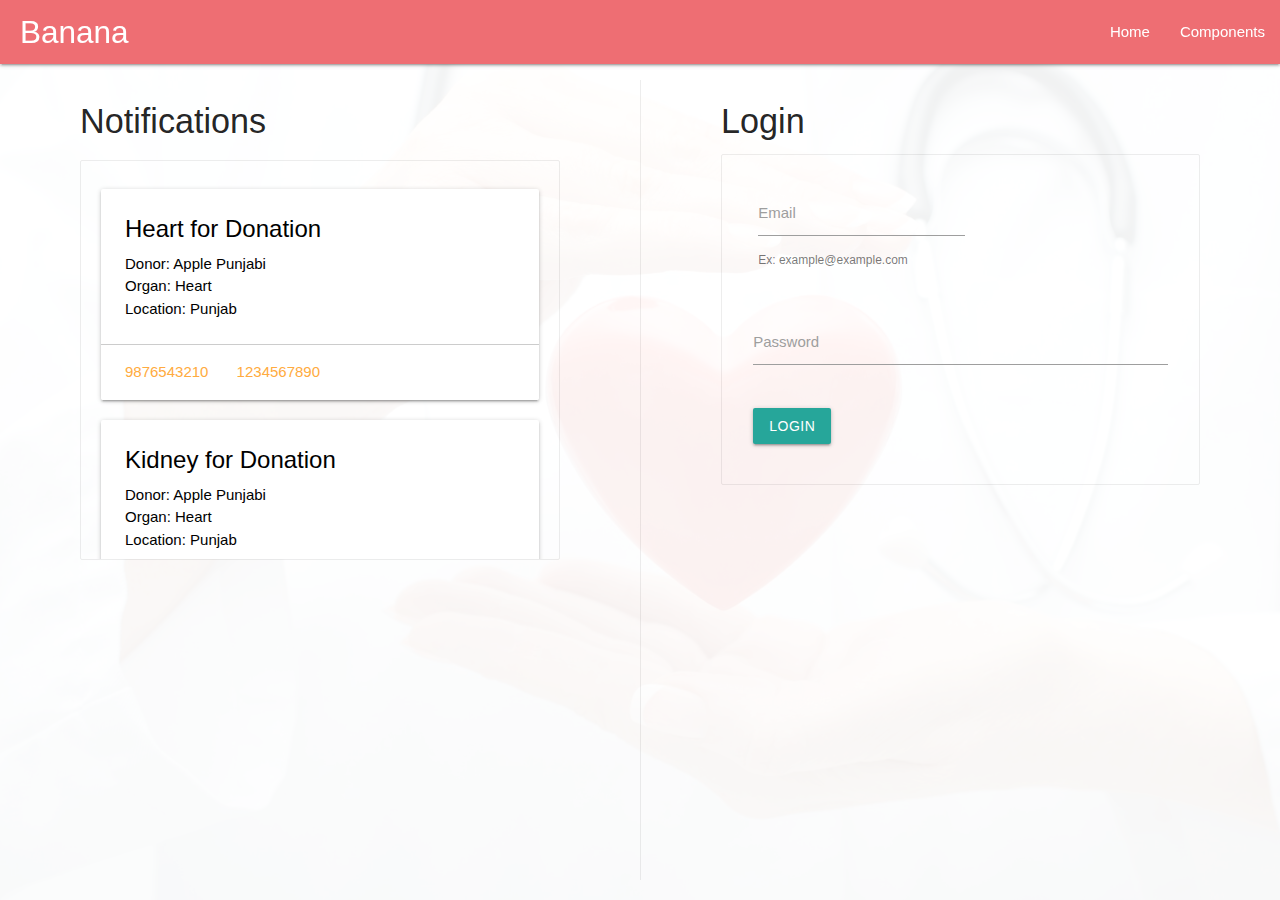
<file: templates/index.html>
<!DOCTYPE html>
<html>

<head>
    <meta charset="utf-8">
    <meta http-equiv="X-UA-Compatible" content="IE=edge">
    <title></title>
    <meta name="viewport" content="width=device-width, initial-scale=1">
    <!-- Compiled and minified CSS -->
    <link rel="stylesheet" href="https://cdnjs.cloudflare.com/ajax/libs/materialize/1.0.0/css/materialize.min.css">
    <link href="https://fonts.googleapis.com/icon?family=Material+Icons" rel="stylesheet">
    <link rel="stylesheet" type="text/css" media="screen" href="../static/css/main.css">
</head>

<body>
    <div class="navbar-fixed">
        <nav>
            <div class="nav-wrapper">
                <a href="#!" class="brand-logo">
                    <div class="logo-wrapper">
                        Banana
                    </div>
                </a>
                <a href="#" data-target="mobile-demo" class="sidenav-trigger"><i class="material-icons">menu</i></a>
                <ul class="right hide-on-med-and-down">
                    <li><a href="#">Home</a></li>
                    <li><a href="#">Components</a></li>
                </ul>

            </div>
        </nav>
    </div>
    <ul class="sidenav" id="mobile-demo">
        <li><a href="sass.html">Sass</a></li>
        <li><a href="badges.html">Components</a></li>
        <li><a href="collapsible.html">Javascript</a></li>
        <li><a href="mobile.html">Mobile</a></li>
    </ul>

    <div class="overlay"></div>
    <div class="content">
        <div class="notify-wrapper">
            <div class="notify">
                <h4>Notifications</h4>

                <div class="notifications">

                    <div class="card white hoverable">
                        <div class="card-content black-text">
                            <span class="card-title">Heart for Donation</span>
                            <p>Donor: Apple Punjabi</p>
                            <p>Organ: Heart</p>
                            <p>Location: Punjab</p>
                        </div>
                        <div class="card-action">
                            <a href="tel:9876543210">9876543210</a>
                            <a href="tel:1234567890">1234567890</a>
                        </div>
                    </div>
                    <div class="card white hoverable">
                        <div class="card-content black-text">
                            <span class="card-title">Kidney for Donation</span>
                            <p>Donor: Apple Punjabi</p>
                            <p>Organ: Heart</p>
                            <p>Location: Punjab</p>
                        </div>
                        <div class="card-action">
                            <a href="tel:9876543210">9876543210</a>
                            <a href="tel:1234567890">1234567890</a>
                        </div>
                    </div>
                    <div class="card white hoverable">
                        <div class="card-content black-text">
                            <span class="card-title">Liver for Donation</span>
                            <p>Donor: Apple Punjabi</p>
                            <p>Organ: Heart</p>
                            <p>Location: Punjab</p>
                        </div>
                        <div class="card-action">
                            <a href="tel:9876543210">9876543210</a>
                            <a href="tel:1234567890">1234567890</a>
                        </div>
                    </div>

                </div>
            </div>
        </div>

        <div class="login-wrapper">
            <div class="login">
                <h4>Login</h4>
                <div class="login-form">
                    <div class="row">
                        <form class="s12">
                            <div class="row">
                                <div class="col s12">
                                    <div class="input-field inline">
                                        <input id="email_inline" type="email" class="validate">
                                        <label for="email_inline">Email</label>
                                        <span class="helper-text" data-error="wrong" data-success="right">Ex:
                                            example@example.com</span>
                                    </div>
                                </div>
                            </div>

                            <div class="row">
                                <div class="input-field col s12">
                                    <input id="password" type="password" class="validate">
                                    <label for="password">Password</label>
                                </div>
                            </div>
                            <div class="col s12">
                                <button class="btn waves-effect waves-light" type="submit" name="action">Login</button>
                            </div>
                        </form>
                    </div>
                </div>
            </div>
        </div>
    </div>



    <!-- Scripts -->
    <script src="https://cdnjs.cloudflare.com/ajax/libs/materialize/1.0.0/js/materialize.min.js"></script>
    <script src="../static/js/main.js"></script>
</body>

</html>
</file>
<file: static/css/main.css>
body, html {
    height: 100%;
    width: 100%;
    margin: 0;
    padding: 0;
}

.logo-wrapper {
    width: 100px;
    height: 100%;
    padding-left: 20px;
}

.overlay {
    position: absolute;
    top: 0;
    width: 100%;
    height: 100%;
    background: url("../img/bg.jpeg") no-repeat;
    background-size: cover;
}

.content {
    background-color: #fffffff1;
    position: absolute;
    top: 0;
    height: 100%;
    width: 100%;
    padding: 0;
    padding-top: 80px;
    padding-bottom: 20px;
}

.notify-wrapper, .login-wrapper {
    display: block;
    width: 50%;
    height: 100%;
    padding-left: 80px;
    padding-right: 80px;
}

.notify-wrapper {
    float: left;
}

.login-wrapper {
    border-left: solid 1px #00000012;
    float: right;
}

.notifications, .login-form {
    display: block;
    max-height: 400px; 
    padding: 20px;
    padding-right: -20px;
    overflow-x: hidden;
    overflow-y: scroll;
    border: solid 1px #00000012;
    border-radius: 2px 2px 2px 2px; 
}

.login-form {
    overflow: hidden;
}

.card {
    margin-bottom: 20px;
}

.card .card-action {
    border-top: 1px solid rgba(0, 0, 0, 0.2);
}

.notify h4 {
    margin-bottom: 20px;
}

@media screen and (max-width: 1000px) {

    .notify-wrapper, .login-wrapper {
        padding-left: 50px;
        padding-right: 50px;
    }
    
}
</file>
